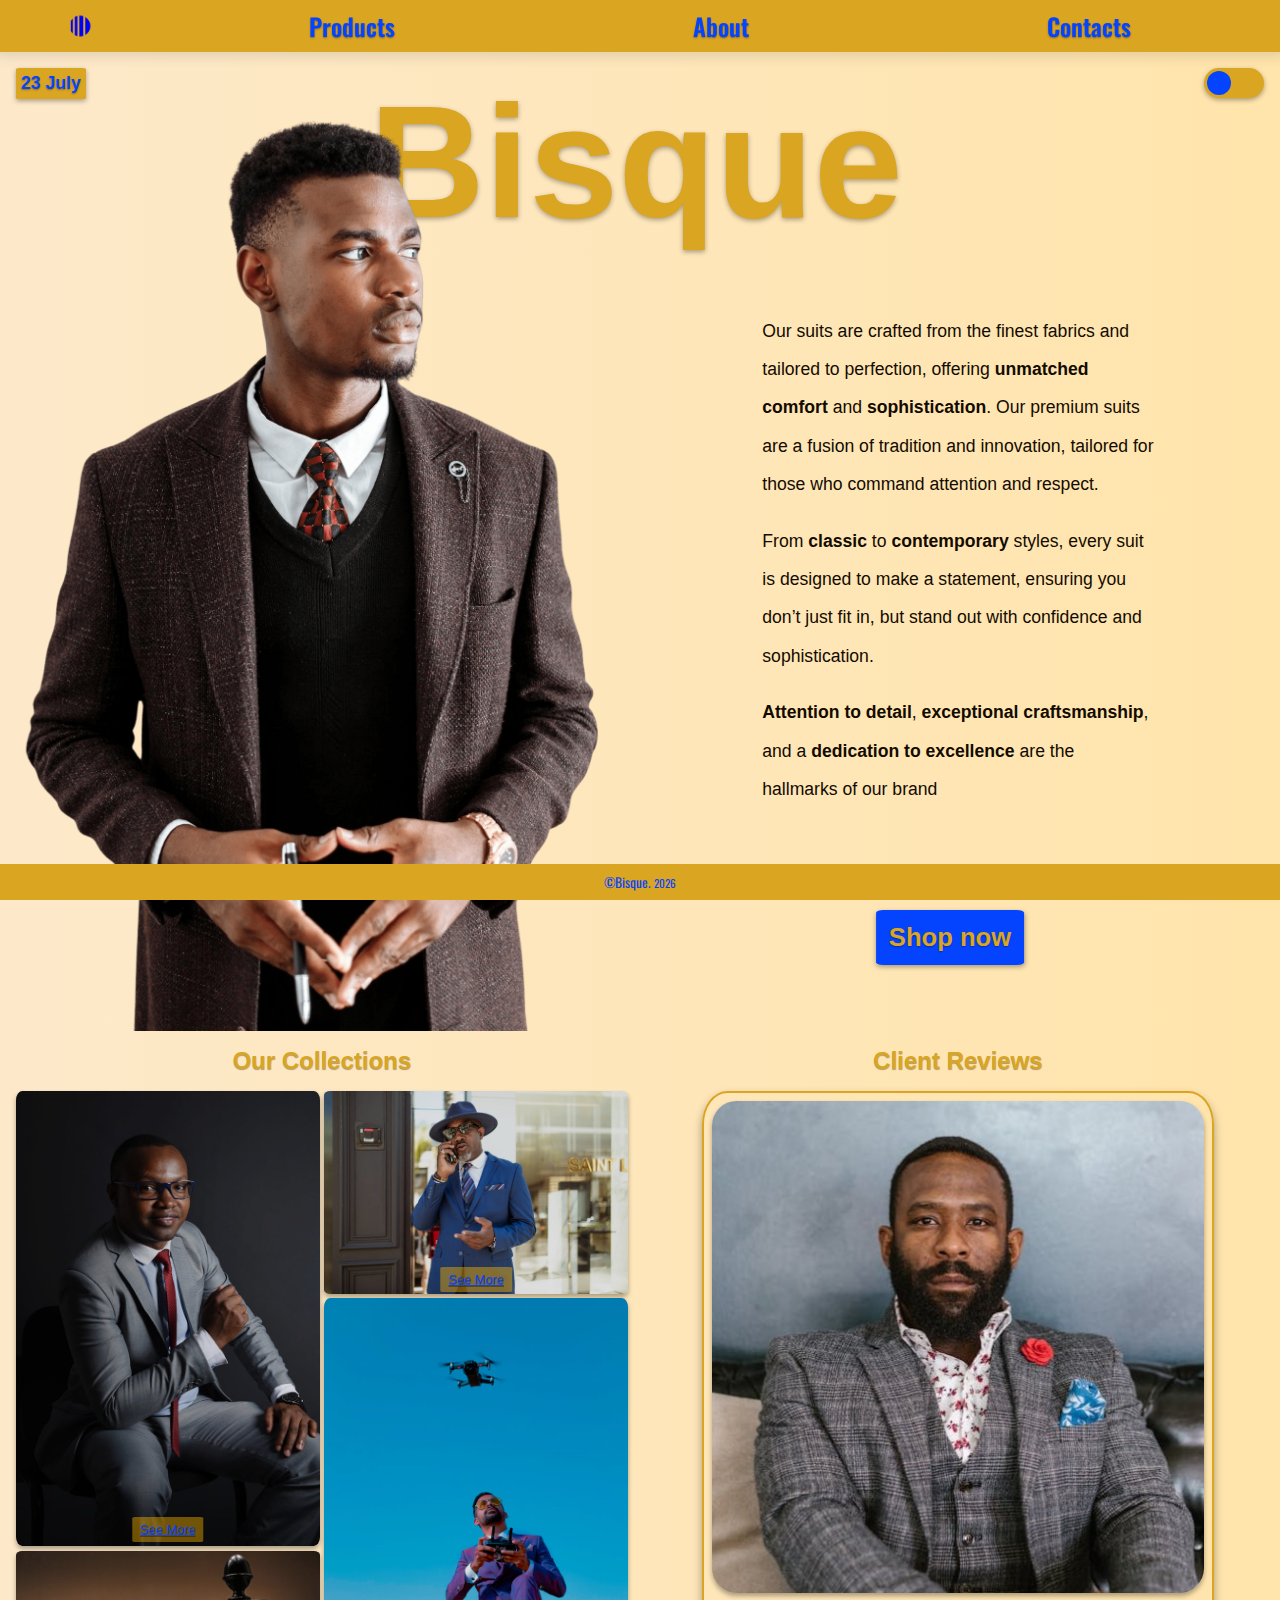
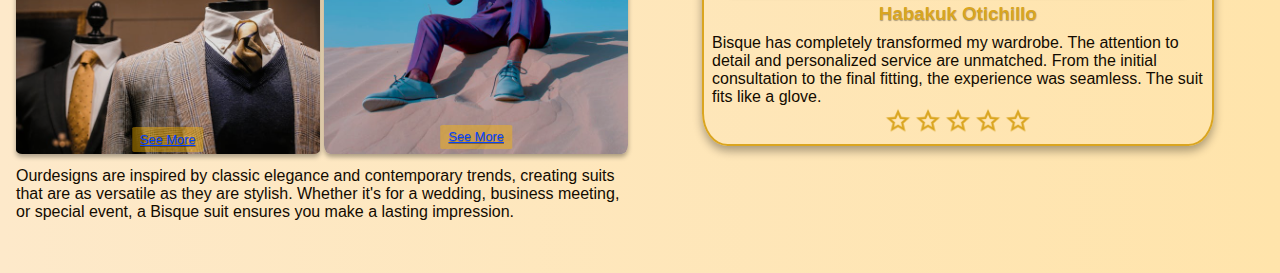
<file: index.html>
<!DOCTYPE html>
<html lang="en">
<head>
    <meta charset="UTF-8">
    <meta name="viewport" content="width=device-width, initial-scale=1.0">
    <meta name="Description" content="Bisque is a premium suit brand">
    <meta name="Designer" content="Thiiru Mwangi">
    <title>Bisque</title>
    <link rel="icon" href="./img-assets/logog.png">
    <link rel="stylesheet" href="style.css">
    <script defer src="script.js" ></script>
</head>
<body>
    <!-- Header -->
    <header class="header">
        <nav class="nav">
            <div class="nav__logo">
                <img src="./img-assets/logob.png" alt="logo" width="40" height="40">
            </div>
            <ul class="nav__ul">
                <li><a href="products.html">Products</a></li>
                <!-- <li><a href="designs.html">Designs</a></li> -->
                <li><a href="about.html">About</a></li>
                <li><a href="contacts.html">Contacts</a></li>
            </ul>
        </nav>
    </header>

    <section class="date__section">
        <div class="calendar">
            <p id="date" class="date"></p>
            <p id="month" class="month"></p>
            <!-- <p class="year">2024</p> -->
        </div>
    </section>

    <!-- Dark Mode Toggle -->
    <section class="toggle">
        <input type="checkbox" id="toggle" class="toggle__checkbox">
        <label for="toggle" class="toggle__label"><div class="toggle__circle"></div></label>
     </section>

    
     

    <!-- Main -->
    <main class="main__home">
        <!-- HERO SECTION -->
        <section class="hero">
            <h1 class="hero__h1">Bisque</h1>
            <img src="./img-assets/hero1.png" alt="hero-image" width="1280" height="1920">
            <a class="hero__a" href="products.html" ><p class="nowrap">Shop now</p></a>
        </section>

        <!-- COPY SECTION -->
        <section class="copy">
            <div class="copy__p">
                <p class="copy__p1"><span class="indent">Our</span> suits are crafted from the finest fabrics and tailored to perfection, offering <strong>unmatched comfort</strong> and <strong>sophistication</strong>. Our premium suits are a fusion of tradition and innovation, tailored for those who command attention and respect.</p>
                <br>
                <p class="copy__p2"><span class="indent">From</span> <strong>classic</strong> to <strong>contemporary</strong> styles, every suit is designed to make a statement, ensuring you don’t just fit in, but stand out with confidence and sophistication.</p>
                <br>
                <p class="copy__p2 displaynone"> <strong>Attention to detail</strong>, <strong>exceptional craftsmanship</strong>, and a <strong>dedication to excellence</strong> are the hallmarks of our brand</p>
            </div>
        </section>
        <!-- OUR DESIGNS SECTION -->
        <!-- <br>
        <hr>
        <br> -->
        <section class="designs">
            <h2 class="designs__h2">Our Collections</h2>
            <div class="designs__image-container">
                <div class="design1">
                    <img class="design1__img" src="./img-assets/21s.jpg" alt="design1__img" width="640" height="960" loading="lazy">
                    <a href="products.html"><p>See More</p></a>
                </div>
                <div class="design2">
                    <img class="design2__img" src="./img-assets/13s.jpg" alt="design2__img" width="640" height="427" loading="lazy">
                    <a href="products.html"><p>See More</p></a>                  
                </div>
                <div class="design3">
                    <img class="design3__img" src="./img-assets/15s.jpg" alt="design3__img"  width="640" height="959" loading="lazy">
                    <a href="products.html"><p>See More</p></a>
                </div>
                <div class="design4">
                    <img class="design4__img" src="./img-assets/18s.jpg" alt="design4__img" width="640" height="427" loading="lazy">
                    <a href="products.html"><p>See More</p></a>
                </div>
                <div class="design5">
                    <img class="design5__img" src="./img-assets/8s.jpg" alt="design5__img"  width="640" height="488" loading="lazy">
                    <a href="products.html"><p>See More</p></a>
                </div>            
            </div>
            <p class="designs__p">
                <span class="indent">Our</span>designs are inspired by classic elegance and contemporary trends, creating suits that are as versatile as they are stylish. Whether it's for a wedding, business meeting, or special event, a Bisque suit ensures you make a lasting impression.
            </p>
        </section>
        <!-- <br>
        <hr>
        <br> -->

        <!-- Testimonials Section -->
         <section class="testimonials">
            <h2 class="testimonials__h2">
                Client Reviews
            </h2>
            <div class="testimonials__container">
                <!-- Card 1 -->
                 <div class="client__card">
                    <img  class="client__card-img" src="./img-assets/4s6.jpg" alt="client-image" width="640" height="640" loading="lazy">
                    <h3 class="client__card-h3" >Habakuk Otichillo</h3>
                    <p class="client__card-p">
                        Bisque has completely transformed my wardrobe. The attention to detail and personalized service are unmatched. From the initial consultation to the final fitting, the experience was seamless. The suit fits like a glove and exudes quality from every stitch. 
                    </p>
                    <div class="rating">
                        <img class="star" src="./img-assets/star.png" alt="star" width="10" height="10" loading="lazy">
                        <img class="star" src="./img-assets/star.png" alt="star" width="10" height="10" loading="lazy">
                        <img class="star" src="./img-assets/star.png" alt="star" width="10" height="10" loading="lazy">
                        <img class="star" src="./img-assets/star.png" alt="star" width="10" height="10" loading="lazy">
                        <img class="star" src="./img-assets/star.png" alt="star" width="10" height="10" loading="lazy">
                    </div>
                 </div>
            </div>
         </section>
         
    </main>

    <footer class="footer">
        <small class="footer__small">&copy;Bisque. <small id="year"></small></small>
    </footer>
</body>
</html>
</file>
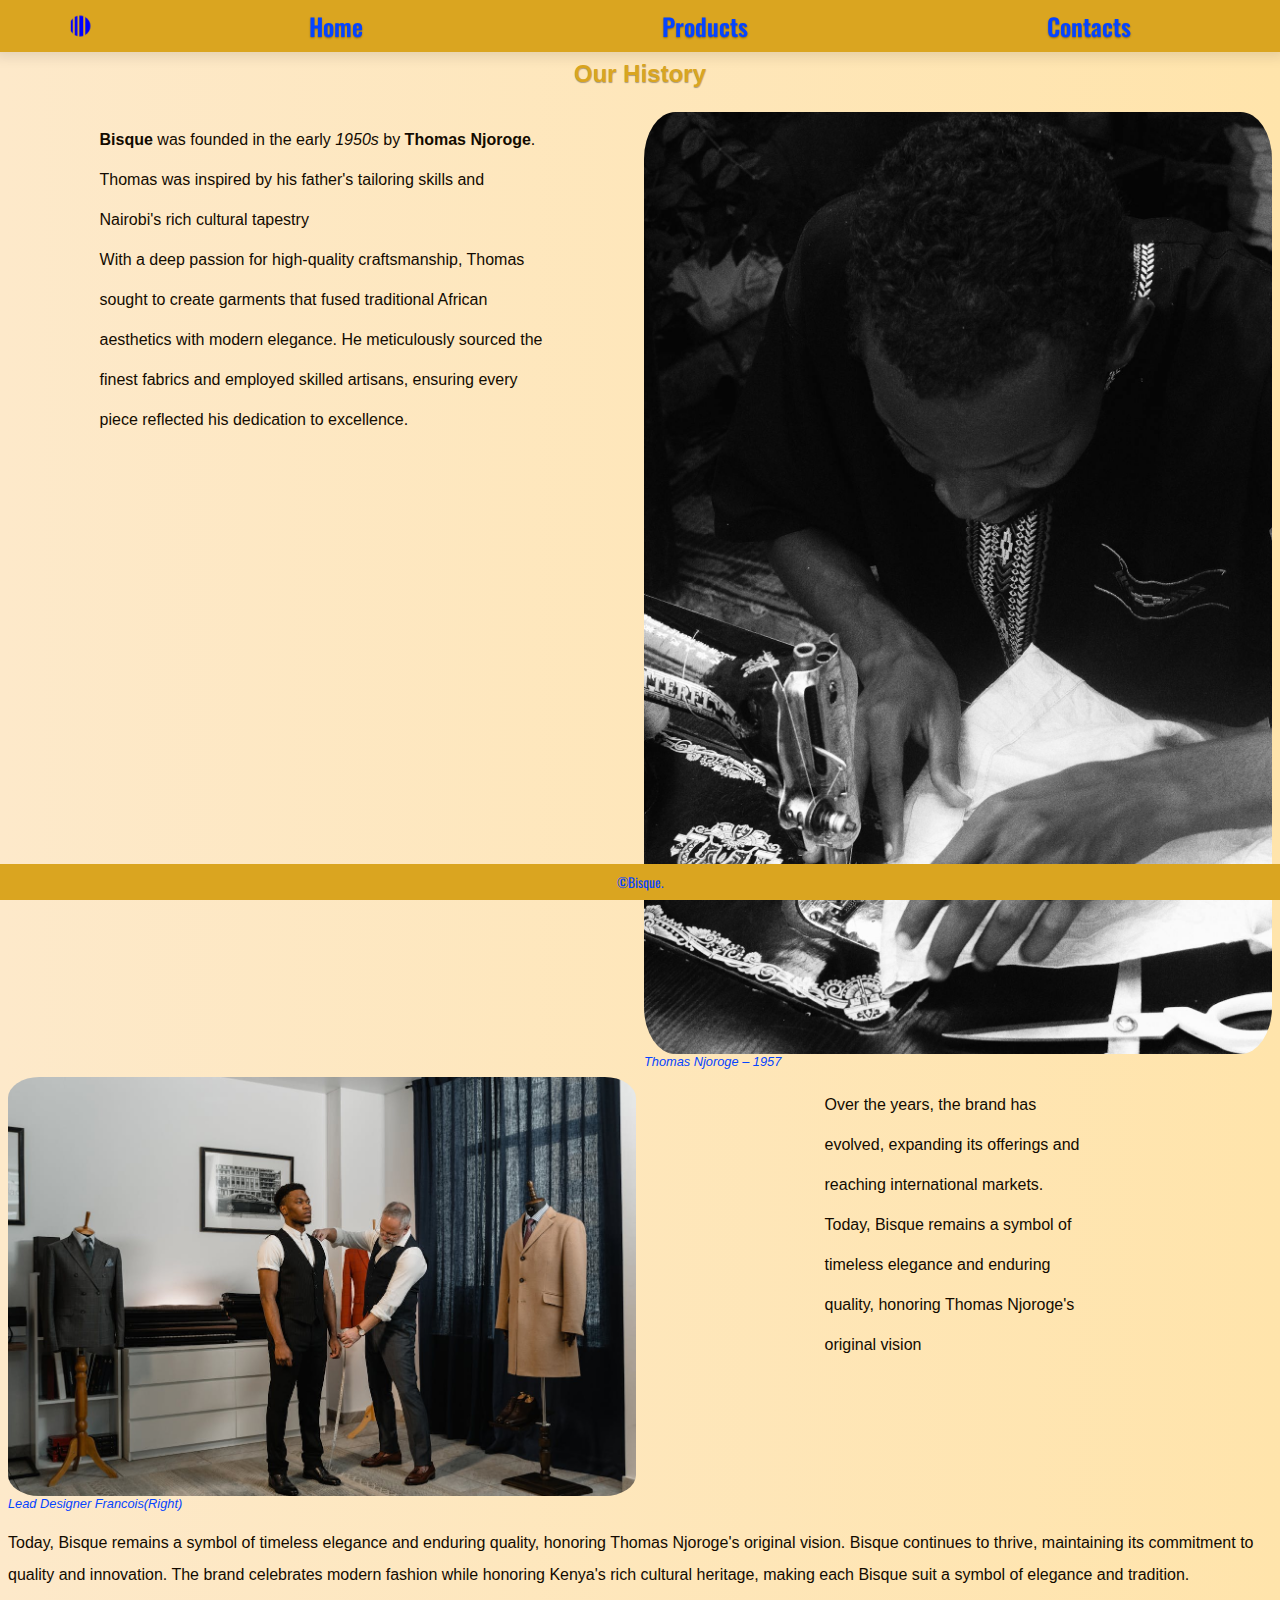
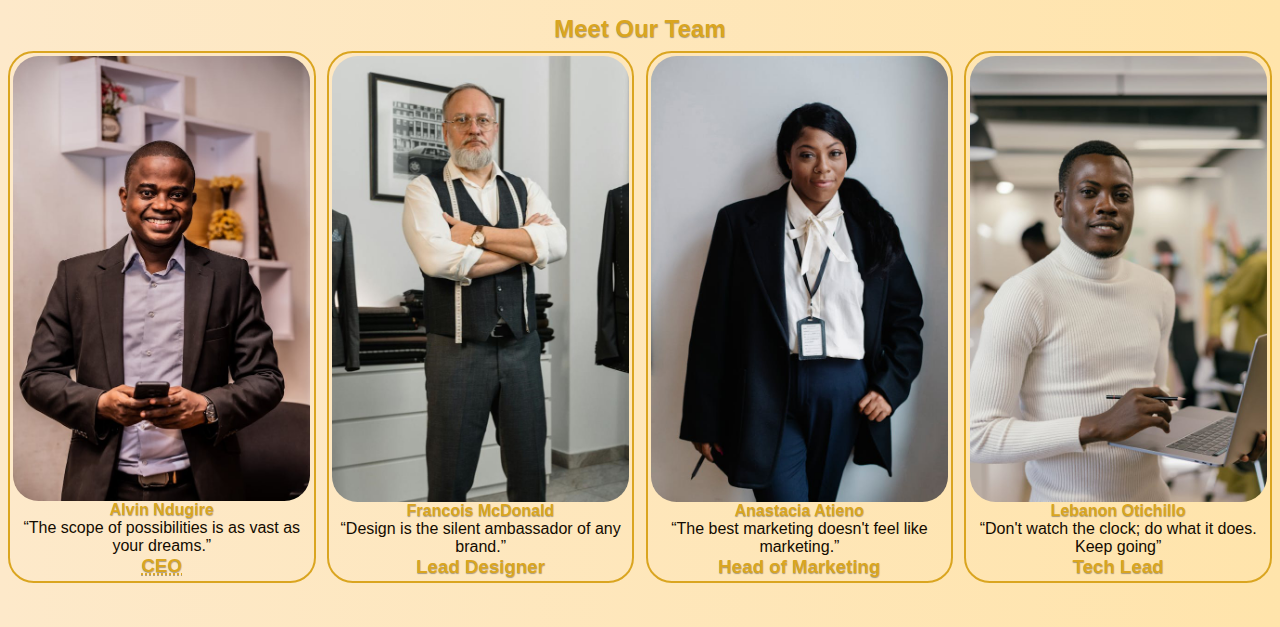
<file: about.html>
<!DOCTYPE html>
<html lang="en">
<head>
    <meta charset="UTF-8">
    <meta name="viewport" content="width=device-width, initial-scale=1.0">
    <meta name="Description" content="This is the about page of Bisque">
    <meta name="Designer" content="Thiiru Mwangi">
    <title>About</title>
    <link rel="icon" href="./img-assets/logog.png">
    <link rel="stylesheet" href="style.css">
    <script defer src="script.js" ></script>
</head>
<body>
    <!-- Header -->
    <header class="header">
        <nav class="nav">
            <div class="nav__logo">
                <img src="./img-assets/logob.png" alt="logo" width="40" height="40">
            </div>
            <ul class="nav__ul">
                <li><a href="index.html">Home</a></li>
                <!-- <li><a href="designs.html">Designs</a></li> -->
                <li><a href="products.html">Products</a></li>
                <li><a href="contacts.html">Contacts</a></li>
            </ul>

        </nav>
    </header>
    <main class="main__about">
        <!-- Historical Background -->
        <section class="history">
            <h2 class="history__h2">Our History</h2>
            <p class="history__p1">
                <strong>Bisque</strong> was founded in the early <i>1950s</i> by <strong>Thomas Njoroge</strong>. Thomas was inspired by his father's tailoring skills and Nairobi's rich cultural tapestry
                <br>
                 With a deep passion for high-quality craftsmanship, Thomas sought to create garments that fused traditional African aesthetics with modern elegance. He meticulously sourced the finest fabrics and employed skilled artisans, ensuring every piece reflected his dedication to excellence. 
            </p>
            <figure class="history__figure1 history__figure">
                <img src="./img-assets/a3m.jpg" alt="founder" loading="lazy">
                <figcaption><i>Thomas Njoroge &ndash; 1957</i></figcaption>
            </figure>

            <p class="history__p2">
                Over the years, the brand has evolved, expanding its offerings and reaching international markets. Today, Bisque remains a symbol of timeless elegance and enduring quality, honoring Thomas Njoroge's original vision
                
            </p>

            <figure class="history__figure2 history__figure">
                <img src="./img-assets/a1m.jpg" alt="currently">
                <figcaption><i>Lead Designer Francois(Right)</i></figcaption>
            </figure>

            <p class="history__p3">
                Today, Bisque remains a symbol of timeless elegance and enduring quality, honoring Thomas Njoroge's original vision. Bisque continues to thrive, maintaining its commitment to quality and innovation. The brand celebrates modern fashion while honoring Kenya's rich cultural heritage, making each Bisque suit a symbol of elegance and tradition.
            </p>
        </section>



        <!-- Our Team -->  
        <section class="team">
            <h2 class="team__h2">Meet Our Team</h2>
                
                <div class="team__cards-container">
                    <!-- Card 1 -->
                    <div class="team__card">
                        <img src="./img-assets/a2s.jpg" alt="ceo" loading="lazy">
                        <div class="team__card-text">
                            <h4>Alvin Ndugire</h4>
                            <p><q>The scope of possibilities is as vast as your dreams.</q></p>
                            <h3><abbr title="Chief Executive Officer">CEO</abbr></h3>
                        </div>
                    </div>

                    <!-- Card 2 -->
                    
                    <div class="team__card">
                        <img src="./img-assets/a7s1.jpg" alt="lead-designer" loading="lazy">
                        <div class="team__card-text">
                            <h4>Francois McDonald</h4>
                            <p><q>Design is the silent ambassador of any brand.</q></p>
                            <h3>Lead Designer</h3>
                        </div>
                    </div>

                    <!-- Card 3 -->
                    
                    <div class="team__card">
                        <img src="./img-assets/a8s.jpg" alt="marketing-head" loading="lazy">
                        <div class="team__card-text">
                            <h4>Anastacia Atieno</h4>
                            <p><q>The best marketing doesn't feel like marketing.</q></p>
                            <h3> Head of Marketing</h3>
                        </div>
                    </div>

                    <!-- Card 4 -->
                    
                    <div class="team__card">
                        <img src="./img-assets/a6s.jpg" alt="ceo" loading="lazy">
                        <div class="team__card-text">
                            <h4>Lebanon Otichillo</h4>
                            <p><q>Don't watch the clock; do what it does. Keep going</q></p>
                            <h3>Tech Lead</h3>
                        </div>
                    </div>
                </div>
        </section>
    </main>

    <footer class="footer">
        <small class="footer__small">&copy;Bisque. <small id="year"></small></small>
    </footer>
</body>
</html>
</file>
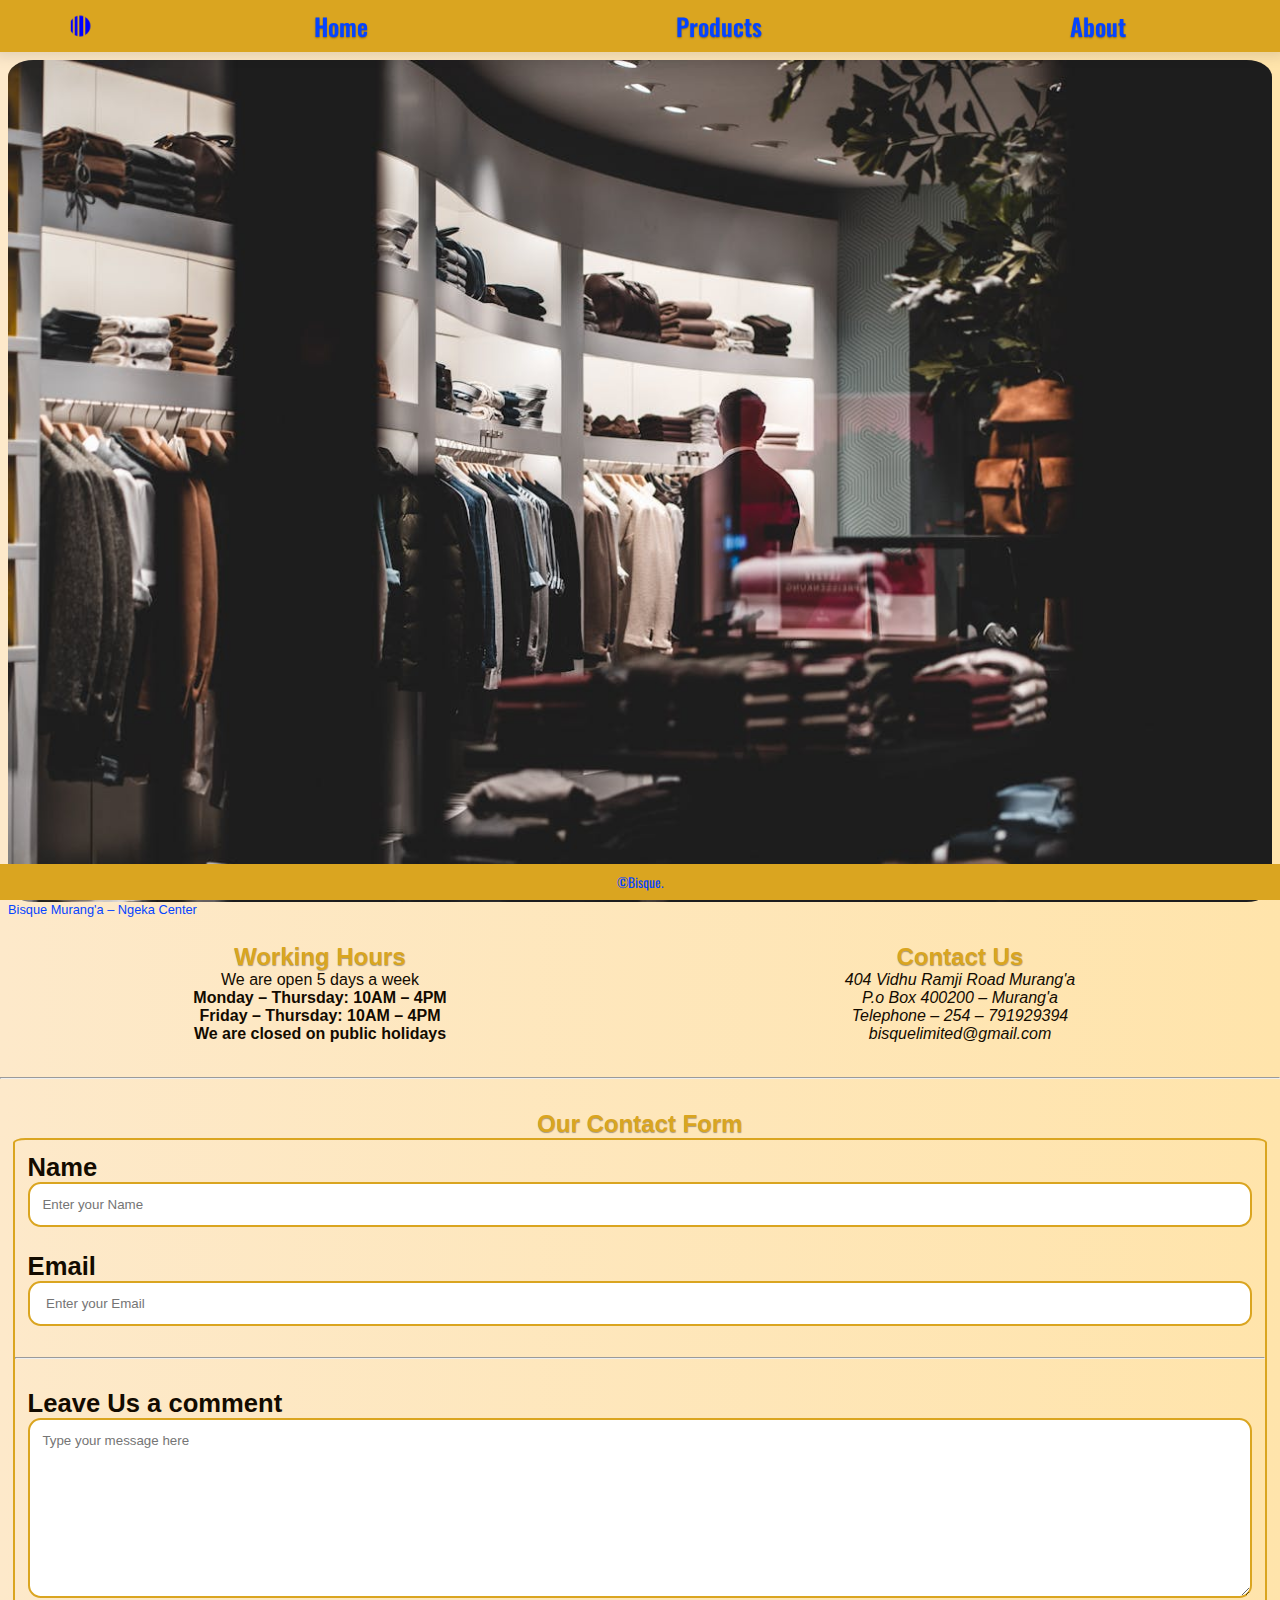
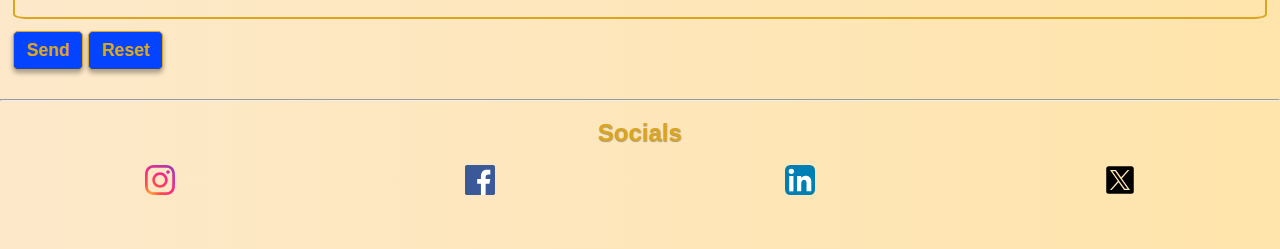
<file: contacts.html>
<!DOCTYPE html>
<html lang="en">
<head>
    <meta charset="UTF-8">
    <meta name="viewport" content="width=device-width, initial-scale=1.0">
    <meta name="Description" content="This is the contacts page of Bisque">
    <meta name="Designer" content="Thiiru Mwangi">
    <title>Contacts</title>
    <link rel="icon" href="./img-assets/logog.png">
    <link rel="stylesheet" href="style.css">
    <script defer src="script.js" ></script>
</head>
<body>
    <!-- Header -->
    <header class="header">
        <nav class="nav">
            <div class="nav__logo">
                <img src="./img-assets/logob.png" alt="logo" width="40" height="40">
            </div>
            <ul class="nav__ul">
                <li><a href="index.html">Home</a></li>
                <!-- <li><a href="designs.html">Designs</a></li> -->
                <li><a href="products.html">Products</a></li>
                <li><a href="about.html">About</a></li>
            </ul>

        </nav>
    </header>    


    <main class="main">
        <figure class="contacts__figure">
            <img src="./img-assets/c1m.jpg" alt="premises" loading="lazy">
            <figcaption>Bisque Murang'a &ndash; Ngeka Center</figcaption>
        </figure>

        <br>
        <section class="working__address">
            <section class="hours">
                <h2 class="hours__h2"> Working Hours</h2>
                <p>We are open 5 days a week </p>
                <ul class="hours__ul">
                    <li><p>Monday &ndash; Thursday&colon; 10AM &ndash; 4PM</p></li>
                    <li><p>Friday &ndash; Thursday&colon; 10AM &ndash; 4PM</p></li>
                    <li><p>We are closed on public holidays</p></li>
                </ul>
            </section>
            
            <section class="address">
                <h2 class="address__h2">Contact Us</h2>
                <address>
                    <p>404 Vidhu Ramji Road Murang'a </p>
                    <P>P.o Box 400200 &ndash; Murang'a</P>
                    <p>Telephone &ndash; 254 &ndash; 791929394</p>
                    <p>bisquelimited@gmail.com</p>
                </address>
            </section>
        </section>
        <br>
        <hr>
        <br>

        <!-- Contact Form --> 
        <section class="form">
            <h2 class="form__h2">Our Contact Form</h2>
            <form action="https://httpbin.org/get" method="get">
                <fieldset class="form__fieldset">
                    <legend class="form__legend">Send Us  a Message</legend>
                    <p class="form__name-p">
                        <label for="name">Name </label>
                        <input type="text" name="name" id="name" placeholder="Enter your Name" required>
                    </p>
                    <p class="form__email-p">
                        <label for="email">Email </label>
                        <input type="email"  name="email" id="email" placeholder=" Enter your Email" required>
                    </p>

                    <br>
                    <hr>
                    <br>
    
                    <p class="form__comment-p">
                        <label for="message">Leave Us a comment</label>
                        
                        <textarea name="message" id="message" cols="30" rows="10" placeholder="Type your message here"></textarea>
                    </p>   
                </fieldset>
                <button class="form__button" type="submit">Send</button>
                <button class="form__button" type="reset">Reset</button>
            </form>    
        </section>
        <hr>
        <br>

        <!-- Socials -->
        <h2 class="socials__h2" >Socials</h2>
        <section class="socials" >
            <ul class="socials-ul">
                <li><a href="#"><img src="./img-assets/ig.svg" alt="instagram"></a></li>
                <li><a href="#"><img src="./img-assets/fb.svg" alt="facebook"></a></li>
                <li><a href="#"><img src="./img-assets/in.svg" alt=""></a></li>
                <li><a href="#"><img src="./img-assets/x.svg" alt=""></a></li>
                <!-- <li><a href="#">X</a></li> -->
            </ul>
        </section>
    </main>

    <footer class="footer">
        <small class="footer__small">&copy;Bisque. <small id="year"></small></small>
    </footer>


</body>
</html>
</file>
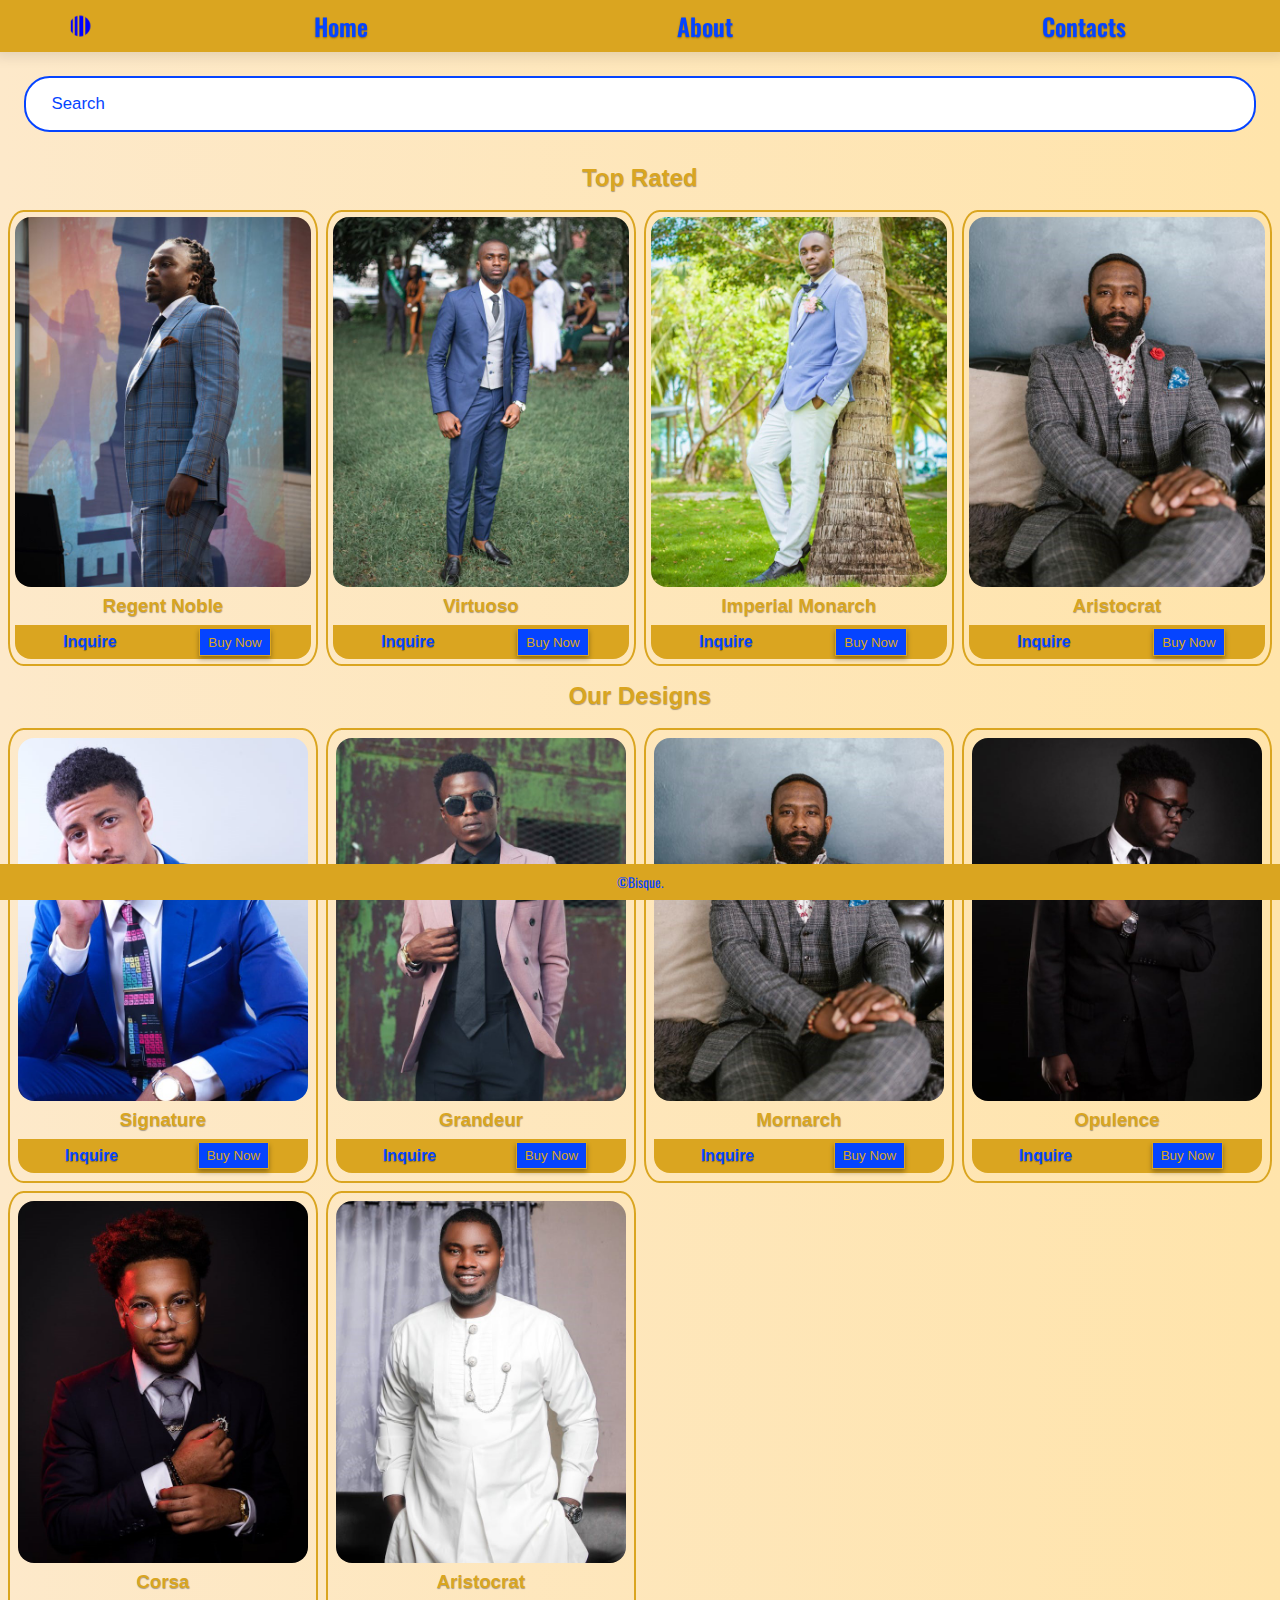
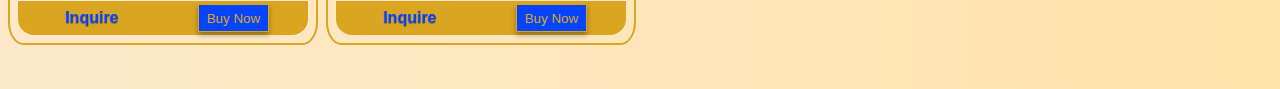
<file: products.html>
<!DOCTYPE html>
<html lang="en">
<head>
    <meta charset="UTF-8">
    <meta name="viewport" content="width=device-width, initial-scale=1.0">
    <meta name="Description" content="This is the products page of Bisque">
    <meta name="Designer" content="Thiiru Mwangi">
    <title>Products</title>
    <link rel="icon" href="./img-assets/logog.png">
    <link rel="stylesheet" href="style.css">
    <script defer src="script.js" ></script>
</head>
<body>
    <!-- Header -->
    <header class="header">
        <nav class="nav">
            <div class="nav__logo">
                <img src="./img-assets/logob.png" alt="logo" width="40" height="40">
            </div>
            <ul class="nav__ul">
                <li><a href="index.html">Home</a></li>
                <!-- <li><a href="designs.html">Designs</a></li> -->
                <li><a href="about.html">About</a></li>
                <li><a href="contacts.html">Contacts</a></li>
            </ul>
        </nav>
    </header>

    <!-- Searchbar -->
    <section class="searchbar">
        <input  class="searchbar__input" type="search"  id="searchbar" placeholder="Search">
    </section>

    <main class="main__products">
        <!-- Popular Products -->
        <section class="popular">
            <h2 class="popular__h2">Top Rated</h2>
            <br>
            <div class="popular-container">
                <!-- Card 1 -->
                <div class="popular__card">
                    <img src="./img-assets/p1s.jpg" alt="topimg1" width="640" height="800" loading="lazy">
                    <h3 class="popular__card-h3">Regent Noble</h3>
                    <div class="popular__card-clickables">
                        <a href="#">Inquire</a>
                        <button>Buy Now</button>
                    </div>
                </div>

                <!-- Card 2 -->
                <div class="popular__card">
                    <img src="./img-assets/p5s.jpg" alt="topimg2" width="640" height="800" loading="lazy">
                    <h3 class="popular__card-h3">Virtuoso</h3>
                    <div class="popular__card-clickables">
                        <a href="#">Inquire</a>
                        <button>Buy Now</button>
                    </div>
                </div>

                <!-- Card 3 -->
                <div class="popular__card">
                    <img src="./img-assets/p9s.jpg" alt="topimg3" width="640" height="800" loading="lazy">
                    <h3 class="popular__card-h3">Imperial Monarch</h3>
                    <div class="popular__card-clickables">
                        <a href="#">Inquire</a>
                        <button>Buy Now</button>
                    </div>
                </div>

                <!-- Card 4 -->
                <div class="popular__card">
                    <img src="./img-assets/2s.jpg" alt="topimg4" width="640" height="800" loading="lazy">
                    <h3 class="popular__card-h3">Aristocrat</h3>
                    <div class="popular__card-clickables">
                        <a href="#">Inquire</a>
                        <button>Buy Now</button>
                    </div>
                </div>
            </div>
        </section>

        <!-- Products -->
        <section class="products">
            <h2 class="products__h2">Our Designs</h2>
            <br>
            <div class="products__container">
                <!-- Card 1-->
                <div class="products__card">
                    <img src="./img-assets/16s.jpg" alt="productimg1" width="640" height="800" loading="lazy">               
                    <h3 class="products__card-h3">Signature</h3>
                    <div class="products__card-clickables">
                        <a href="#">Inquire</a>
                        <button>Buy Now</button>
                    </div>
                </div>
                <!-- Card 2-->
                <div class="products__card">
                    <img src="./img-assets/20s1.jpg" alt="productimg2" width="640" height="800" loading="lazy">               
                    <h3 class="products__card-h3">Grandeur</h3>
                    <div class="products__card-clickables">
                        <a href="#">Inquire</a>
                        <button>Buy Now</button>
                    </div>
                </div>
                <!-- Card 3-->
                <div class="products__card">
                    <img src="./img-assets/2s.jpg" alt="productimg3" width="640" height="800" loading="lazy">               
                    <h3 class="products__card-h3">Mornarch</h3>
                    <div class="products__card-clickables">
                        <a href="#">Inquire</a>
                        <button>Buy Now</button>
                    </div>
                </div>
               
                <!-- Card 4-->
                <div class="products__card">
                    <img src="./img-assets/p2s.jpg" alt="productimg4" width="640" height="800" loading="lazy">               
                    <h3 class="products__card-h3">Opulence</h3>
                    <div class="products__card-clickables">
                        <a href="#">Inquire</a>
                        <button>Buy Now</button>
                    </div>
                </div>
                <!-- Card 5-->
                <div class="products__card">
                    <img src="./img-assets/3s.jpg" alt="productimg5" width="640" height="800" loading="lazy">               
                    <h3 class="products__card-h3">Corsa</h3>
                    <div class="products__card-clickables">
                        <a href="#">Inquire</a>
                        <button>Buy Now</button>
                    </div>
                </div>
                <!-- Card 6-->
                <div class="products__card">
                    <img src="./img-assets/p6s.jpg" alt="productimg6" width="640" height="800" loading="lazy    ">
                    <h3 class="products__card-h3">Aristocrat</h3>               
                    <div class="products__card-clickables">
                        <a href="#">Inquire</a>
                        <button>Buy Now</button>
                    </div>
                </div>
            </div>
        </section>
    </main>



    <footer class="footer">
        <small class="footer__small">&copy;Bisque. <small id="year"></small></small>
    </footer>

</body>
</html>
</file>
<file: style.css>
@import url('https://fonts.googleapis.com/css2?family=Oswald:wght@200..700&display=swap');
@import url('https://fonts.googleapis.com/css2?family=Libre+Bodoni:ital,wght@0,400..700;1,400..700&display=swap');




:root{
    /* COLORS */
    --BGCOLOR: linear-gradient(90deg, #fde9ca, #ffe4ab);
    --PRIMARYCOLOR:#fff;
    --SECONDARYCOLOR: #fff;
    --TERTIARYCOLOR: #fff;
    --ACCENTCOLOR: #0544ff;
    --FONTCOLOR: #130b00;
    --LINKCOLOR: #fff;
    --NAVCOLOR: #daa520;
    --HEADINGSCOLOR: goldenrod;
    --TEXTHIGHLIGHTCOLOR: var(--NAVCOLOR);
    --DARKMODECOLOR: #0000ff;
    
    /* GENERAL RULESETS */
    --HEADERSIZE: clamp(1rem, 1vw, 2rem);
    --BOXSHADOW: 0 12px 25px rgba( 0, 0,0 ,.15);
}

/* RESETS */
*{
    box-sizing: border-box;
    margin: 0;
    padding: 0;
}

body{
    max-width: 1440px;
    min-height: 100vh;
    margin: auto;
    background-image: var(--BGCOLOR);
    font-family: 'Lucida Sans', 'Lucida Sans Regular', 'Lucida Grande', 'Lucida Sans Unicode', Geneva, Verdana, sans-serif;
    color: var(--FONTCOLOR);
    transition: background-color .3s ease;
    
}

img{
    display: block;
    width: 100%;
    height: auto;
    /* box-shadow: 0 3px 5px rgba(0, 0, 0, .333); */
}

h1,
h2,
h3,
h4{
    color: var(--HEADINGSCOLOR);
    text-shadow: 0 1px 1px rgba(0, 0, 0, .333);
}

a{
    text-decoration: none;
    color: var(--ACCENTCOLOR);
    padding: .3rem .5rem;
    text-shadow: 0 1px 1px rgba(0, 0, 0, .333);
}

ul{
    list-style-type: none;
    color: var(--ACCENTCOLOR);
}

button{
    box-shadow: 0 3px 5px rgba(0, 0, 0, .333);
}

/* UTILITY CLASSES */

.nowrap{
    white-space: nowrap;
}

.displaynone{
    display: none;
}

/* .indent{
    padding-left: 2rem;
} */

/* ||HEADER */
.header{
    background-color: var(--NAVCOLOR);
    font-family: Oswald, sans-serif;
    position: sticky;
    top: 0;
    right: 0;
    left: 0;
    z-index: 100;
    box-shadow: 0 0 12px 5px rgba(0, 0, 0, .1);
}

.nav{
    padding: clamp(.5rem, 1vw, .3rem) 0;
    display: grid;
    grid-template-columns: 1fr 7fr;
    font-size: clamp(1.1rem, 2vw, 1.5rem);
}

.nav__logo{
    width: clamp(1.33rem, 2vw, 2rem);
    justify-self: center;
    align-self: center;
}

.nav__ul{
    display: flex;
    justify-content: space-around;

}

.nav__ul li{

}

.nav__ul li a{
    font-weight: 600;
    text-shadow: 0 1px 2px rgba(0, 0, 0, .333);

}


/* Date */
.date__section{
    position: absolute;
    /* background-color: var(--NAVCOLOR); */
    color: var(--ACCENTCOLOR);
    padding: 1rem 0 0 1rem;
    
}

.calendar{
    background-color: var(--NAVCOLOR);
    /* width: 150px; */
    display: flex;
    justify-content: space-around;
    gap: 5px;
    padding: 5px;
    border-radius: 5%;
    box-shadow: 0 2px 5px rgba(0, 0, 0, .333);
}

.date, .month{
    font-weight: 600;
    font-size: 1.1rem;
    text-shadow: 0 1px 2px rgba(0, 0, 0, .333);
}


/* Dark Mode Toggle */
.toggle{
    display: flex;
    justify-content: flex-end;
    padding: 1rem 1rem 0 0;
    position: relative;
    
}

.toggle__checkbox{
    visibility: hidden;
}

.toggle__label{
    position: absolute;
    width: 60px;
    height: 30px;
    background-color: var(--NAVCOLOR);
    border-radius: 20px;
    box-shadow: 0 2px 5px rgba(0, 0, 0, .333);
}

.toggle__circle{
    position: absolute;
    top: 3px;
    left: 3px;
    width: 24px;
    height: 24px;
    background-color: var(--ACCENTCOLOR);
    border-radius: 50%;
    /* animation: toggleLight .3s ease forwards; */
}

.toggle__checkbox:checked + .toggle__label{
    background-color: black;
}
.toggle__checkbox:checked + .toggle__label .toggle__circle{
    animation: toggleDark .3s ease forwards;
    
}


@keyframes toggleDark{
    0%{
        transform: translateX(0);
    }

    100%{
        transform: translateX(30px);
    }

}

@keyframes toggleLight{
    0%{
        transform: translateX(30px);
    }

    100%{
        transform: translateX(0);
    }
}




/* HERO SECTION */
.hero{
    position: relative;
}

.hero__h1{
    font-size: clamp(5rem, 14vw, 10rem);
    z-index: -1;
    position: absolute;
    left: 50%;
    top: 16%;
    transform: translateX(-50%);
    text-shadow: 0 2px 5px rgba(0, 0, 0, .333);
}

.hero__a{
    text-align: center;
    font-size: clamp(1.3rem, 2vw, 1.7rem);
    font-weight: 600;
    position: absolute;
    bottom: 2%;
    left: 50%;
    transform: translateX(-50%);
    color: var(--TEXTHIGHLIGHTCOLOR);
    background-color: var(--ACCENTCOLOR);
    padding: clamp(.5rem, 1vw, 1rem) clamp(.7rem, 1vw, 1.5rem);
    border-radius: 5%;
    box-shadow: 0 2px 5px rgba(0, 0, 0, .333);
    text-shadow: 0 1px 2px rgba(0, 0, 0, .333);

}

/* COPY SECTION */
.copy{
    padding: .5rem;
    
}

.copy__p1, .copy__p2{
    font-size: 1.1rem;
    line-height: clamp(1.2rem, 3vw, 2.5rem);
}



/* OUR DESIGNS */

.designs{
    padding: .5rem;
}

.designs__h2{
    text-align: center;
    margin: 0 0 1rem 0;
}

.designs__image-container{
    display: grid;
    grid-template-columns: repeat(auto-fit, minmax(140px, 1fr));
    gap: .3rem;
    grid-template-areas:
    "img1 img2"
    "img1 img3"
    "img4 img3"
    "img5 img5";
}



.designs__image-container img{
    border-radius: 2%;
    box-shadow: 0 3px 5px rgba(0, 0, 0, .333);
}

.design1, 
.design2, 
.design3, 
.design4, 
.design5{
    position: relative;
}

.design1 a, 
.design2 a, 
.design3 a, 
.design4 a, 
.design5 a{
    color: var(--ACCENTCOLOR);
    text-decoration: underline;
    position: absolute;
    bottom: 1%;
    left: 50%;
    transform: translateX(-50%);
    background-color: rgba(255, 183, 0, 0.424);
    padding: .3rem .5rem;
    border-radius: 5%;
    font-size: .8rem;
}

.design1__img, .design2__img, .design3__img, .design4__img, .design5__img{
    filter: brightness(87%);
}

.design1{
    grid-area: img1;
}

.design2{
    grid-area: img2;
}
.design3{
    grid-area: img3;
}

.design4{
    grid-area: img4;
}
.design5{
    grid-area: img5;
}
.designs__p{
    margin: .5rem 0 0 0;
}



/* TESTIMONIALS */
.testimonials{
    padding: .5rem;
    margin: 0 0 2rem 0;
}

.testimonials__h2{
    text-align: center;
    margin:0 0 1rem 0 ;
}


.testimonials__container{
    display: flex;
    justify-content: center;

}

.client__card{
    border: 2px solid var(--NAVCOLOR);
    width: max(300px, 40vw);
    padding: .5rem;
    border-radius: 5%;
    /* max-width: 90%; */
    box-shadow: 0 5px 10px rgba(0, 0, 0, .333);
    
}

.client__card-img{
    border-radius: inherit;
    box-shadow: 0 3px 5px rgba(0, 0, 0, .333);
   
}

.client__card-h3{
    text-align: center;
    margin: .6rem 0;
    
    

}

.rating{
    display: flex;
    justify-content: center;
}

.star{
    width: 30px;
}


/* FOOTER */

.footer{
    font-family: Oswald, serif;
    position: sticky;
    bottom: 0;
    right: 0;
    left: 0;
    color: var(--ACCENTCOLOR);
    background-color: var(--NAVCOLOR);
}

.footer__small{
    background-color: var(--NAVCOLOR);
    display: block;
    text-align: center;
    padding: .5rem 0;
}




/* ||PRODUCTS PAGE */
.searchbar{
    /* background-color: red; */
    padding: clamp(1rem, 2vw, 1.5rem);
    display: flex;
    justify-content: center;
    width: 100%;
}

.searchbar__input{
    font-family: inherit;
    padding: clamp(.5rem, 2vw, 1rem) clamp(1rem, 2vw, 2rem);
    font-size: 1.05rem;
    border: 2px solid var(--ACCENTCOLOR);
    border-radius: clamp(.2rem, 2vw, 7rem);
    width: 100%;  
    color: var(--ACCENTCOLOR);
    caret-color: var(--ACCENTCOLOR);
}

.searchbar__input::placeholder{
    color: var(--ACCENTCOLOR);
}


/* Top rated Section */
.popular, 
.products{
    padding: .5rem;
}

.popular__h2, 
.products__h2{
    text-align: center;

}

.popular-container, 
.products__container{
    display: grid;
    grid-template-columns: repeat(auto-fit, minmax(140px, 1fr));
    /* grid-template-columns: 1fr 1fr; */
    gap: .3rem;
}



.popular__card, 
.products__card{
    border: 2px solid var(--NAVCOLOR);
    border-radius: 5%;
    padding:  .3rem;
}

.popular__card img, 
.products__card img{
    border-radius: clamp(.5rem, 2vw, 1rem);
}

.popular__card h3, 
.products__card h3{
    text-align: center;
    margin: .5rem 0 .5rem 0;
}

.popular__card-clickables, 
.products__card-clickables{
    font-family: inherit;
    background-color: var(--NAVCOLOR);
    border-radius: 0 0 clamp(.5rem, 2vw, 1rem) clamp(.5rem, 2vw, 1rem);
    padding: .2rem;
    display: flex;
    justify-content: space-around;
    font-weight: 600;

}

.popular__card-clickables a, 
.products__card-clickables a{
   
}

.popular__card-clickables button, 
.products__card-clickables button{
    border: 1px solid var(--NAVCOLOR);
    color: var(--NAVCOLOR);
    background-color: var(--ACCENTCOLOR);
    padding: .3rem .5rem;
}



/* ||ABOUT PAGE */
/* History */
.history{
    padding: .5rem;
}

.history__h2{
    text-align: center;
}

.history__p1,
.history__p2,
.history__p3{
    padding: 0.5rem 0 .5rem 0;
}

.history__figure{

}

.history__figure img{
    border-radius: 5%;
}

.history__figure figcaption{
    font-weight: 300;
    font-size: .8rem;
    color: var(--ACCENTCOLOR);
}

/* OUR TEAM */
.team{
    padding: .5rem;  
}

.team__h2{
    text-align: center;
    padding: 0 0 .5rem 0;
    
}

.team__cards-container{
    display: grid;
    /* grid-template-columns: 1fr 1fr; */
    grid-template-columns: repeat(auto-fit, minmax(140px, 1fr));
    
    gap: clamp(.4rem, 1vw, .7rem);  
}

.team__card{
    padding: .2rem;
    border: 2px solid var(--NAVCOLOR);
    border-radius: clamp(.4rem, 2vw, 2rem);
    background-color: var(--BGCOLOR);
}

.team__card img{
    border-radius: inherit;
}

.team__card-text{
    display: flex;
    flex-flow: column nowrap;

}

.team__card-text :is(h4, h3, p){
    text-align: center;
}




/* ||CONTACTS PAGE */

/* Contacts Section */
.contacts{
    padding: .5rem;

}

.contacts__figure{
    padding: .5rem;
}

.contacts__figure img{
    border-radius: 2%;
}

.contacts__figure figcaption{
    font-weight: 300;
    font-size: .8rem;
    color: var(--ACCENTCOLOR);
}

/* Working Hours */
.hours{
    text-align: center;
    margin-bottom: 1rem;
}

.hours__h2{
    text-align: center;
}

.hours__ul li{
    color: var(--FONTCOLOR);
    font-weight: 600;
    
}



/* Addresses Area*/
.address__h2{
    text-align: center;
}


.address{
    text-align: center;
}



/* Contact Form */
.form__h2{
    text-align: center;
}

.form {
    padding: clamp(.2rem, 1vw, 1rem);
    font-family: inherit;
}

.form__fieldset{
    border: 2px solid var(--NAVCOLOR);
    border-radius: 1%;
}

.form__legend{
    display: none;
}

.form__name-p, .form__email-p ,.form__comment-p{
    padding: clamp(.5rem, 1vw, 1rem);
    font-size: clamp(1.2rem, 2vw, 1.7rem);
    font-weight: 600;
}


.form__name-p input, .form__email-p input, .form__comment-p textarea{
    width: 100%;
    padding: clamp(.6rem, 1vw, 1rem);
    border: 2px solid var(--NAVCOLOR);
    border-radius: clamp(.3rem, 1vw, 1rem);
    font-family: inherit;
    /* background-color: var(--TERTIARYCOLOR); */
}
.form__comment-p{
    padding: clamp(.5rem, 1vw, 1rem);
    width: 100%;
}

.form__button{
    padding: clamp(.5rem, 1vw, .1rem) clamp(.8rem, 1vw, 1.3rem);
    margin: clamp(.6rem, 1vw, 1rem) 0 clamp(1rem, 1vw, 1.5rem) 0;
    background-color: var(--ACCENTCOLOR);
    border: 1px solid var(--NAVCOLOR);
    color: var(--NAVCOLOR);
    font-weight: 600;
    font-size: 1.1rem;
    border-radius: .3rem;
} 


/*SOCIALS */
.socials__h2{
    text-align: center;
}

.socials{
    /* margin: 1rem; */
}

.socials-ul{
    display: flex;
    justify-content: space-around;

}

.socials-ul li img{
    width: 30px;

}


/* Media Queries */
@media (min-width: 480px){
    /* Products Page */
    .popular-container, 
    .products__container{
    display: grid;
    grid-template-columns: repeat(auto-fit, minmax(230px, 1fr));
    /* grid-template-columns: 1fr 1fr; */
    gap: .3rem;
    }

    /* About Page */
    .team__cards-container{
        display: grid;
        /* grid-template-columns: 1fr; */
        grid-template-columns: repeat(auto-fit, minmax(230px, 1fr));
        gap: clamp(.4rem, 1vw, .7rem);  
    }

}


@media ( min-width: 672px){
    /* Home Page */
    .main__home{
        display: grid;
        grid-template-columns: 1fr 1fr;
        margin: .5rem;
        gap: .5rem;
    }

    

    .hero__h1{
        top: -7%;
        left: 100%;
    }

    .hero__a{
        bottom: 7%;
        left: 150%;
    }

    .copy{
        /* background-color: darkslategrey; */
        display: flex;
        flex-flow: column nowrap;
        align-items: center;
        justify-content: center;
        /* background-color: var(--NAVCOLOR); */
        z-index: -2;
        /* box-shadow: 0 12px 25px rgba(0, 0, 0, 0.5); */
    }

    .design5 {
        display: none;
    }

    /* Products Page */

    .popular-container, 
    .products__container{
    display: grid;
    grid-template-columns: repeat(auto-fit, minmax(300px, 1fr));
    /* grid-template-columns: 1fr 1fr; */
    gap: .5rem;
    }

    .popular-card, 
    .products__card{
        padding: .5rem;
    }


    /* About Page */
    .team__cards-container{
        display: grid;
        /* grid-template-columns: 1fr; */
        grid-template-columns: repeat(auto-fit, minmax(300px, 1fr));
        gap: clamp(.4rem, 1vw, .7rem);  
    }

    /* Products Page */

    /* Contacts Page */
    .working__address{
        display: grid;
        grid-template-columns: 1fr 1fr;
    }

}



/* 878PX */
@media( min-width: 878px){
    /* Home Page */
    /* .copy__p{
        background-color: rgba(252, 238, 203, 0.003);
        padding: 2rem;
        border-radius: 5%;
        box-shadow: 0 12px 25px rgba(0, 0, 0, 0.015);
    
    } */
    .copy__p1, .copy__p2{
        /* width: 20ch; */
        /* line-height: 2rem; */
    }

    .displaynone{
        display: block;
    }

    /* About Page */
    .history{
        display: grid;
        gap: .5rem;
        grid-template-columns: 1fr 1fr;
        grid-template-areas: history;
    }

    .history__h2{
        grid-column: 1/3;
        grid-row: 1/2;
        margin-bottom: 1rem;
    }

    .history__p1, 
    .history__p2, .history__p3{
        text-align: start;
    }

    .history__p1{
        grid-column: 1/2;
        width: clamp(35ch, 35vw, 50ch);
        line-height: 2.5rem;
        /* background-color: red; */
        align-self: top;
        justify-self: center;

    }

    .history__figure1{
        grid-column: 2/3;
        grid-row: 2/3;
    }

    .history__p2{
        grid-column: 2/3;
        width: 30ch;
        line-height: 2.5rem;
        align-self: top;
        justify-self: center;
    }

    .history__figure2{
        grid-column: 1/2;
        grid-row: 3/4;
    }

    .history__p3{
        grid-column: 1/3;
        align-self: top;
        justify-self: center;
        line-height: 2rem;
    }


    
}


@media(min-width: 1024px){
    /* Home Page */
    .copy__p1, .copy__p2{
        width: 40ch;
        /* line-height: 2.5rem; */
    }

    .hero__h1{
        top: -2%;
    }
}
</file>
